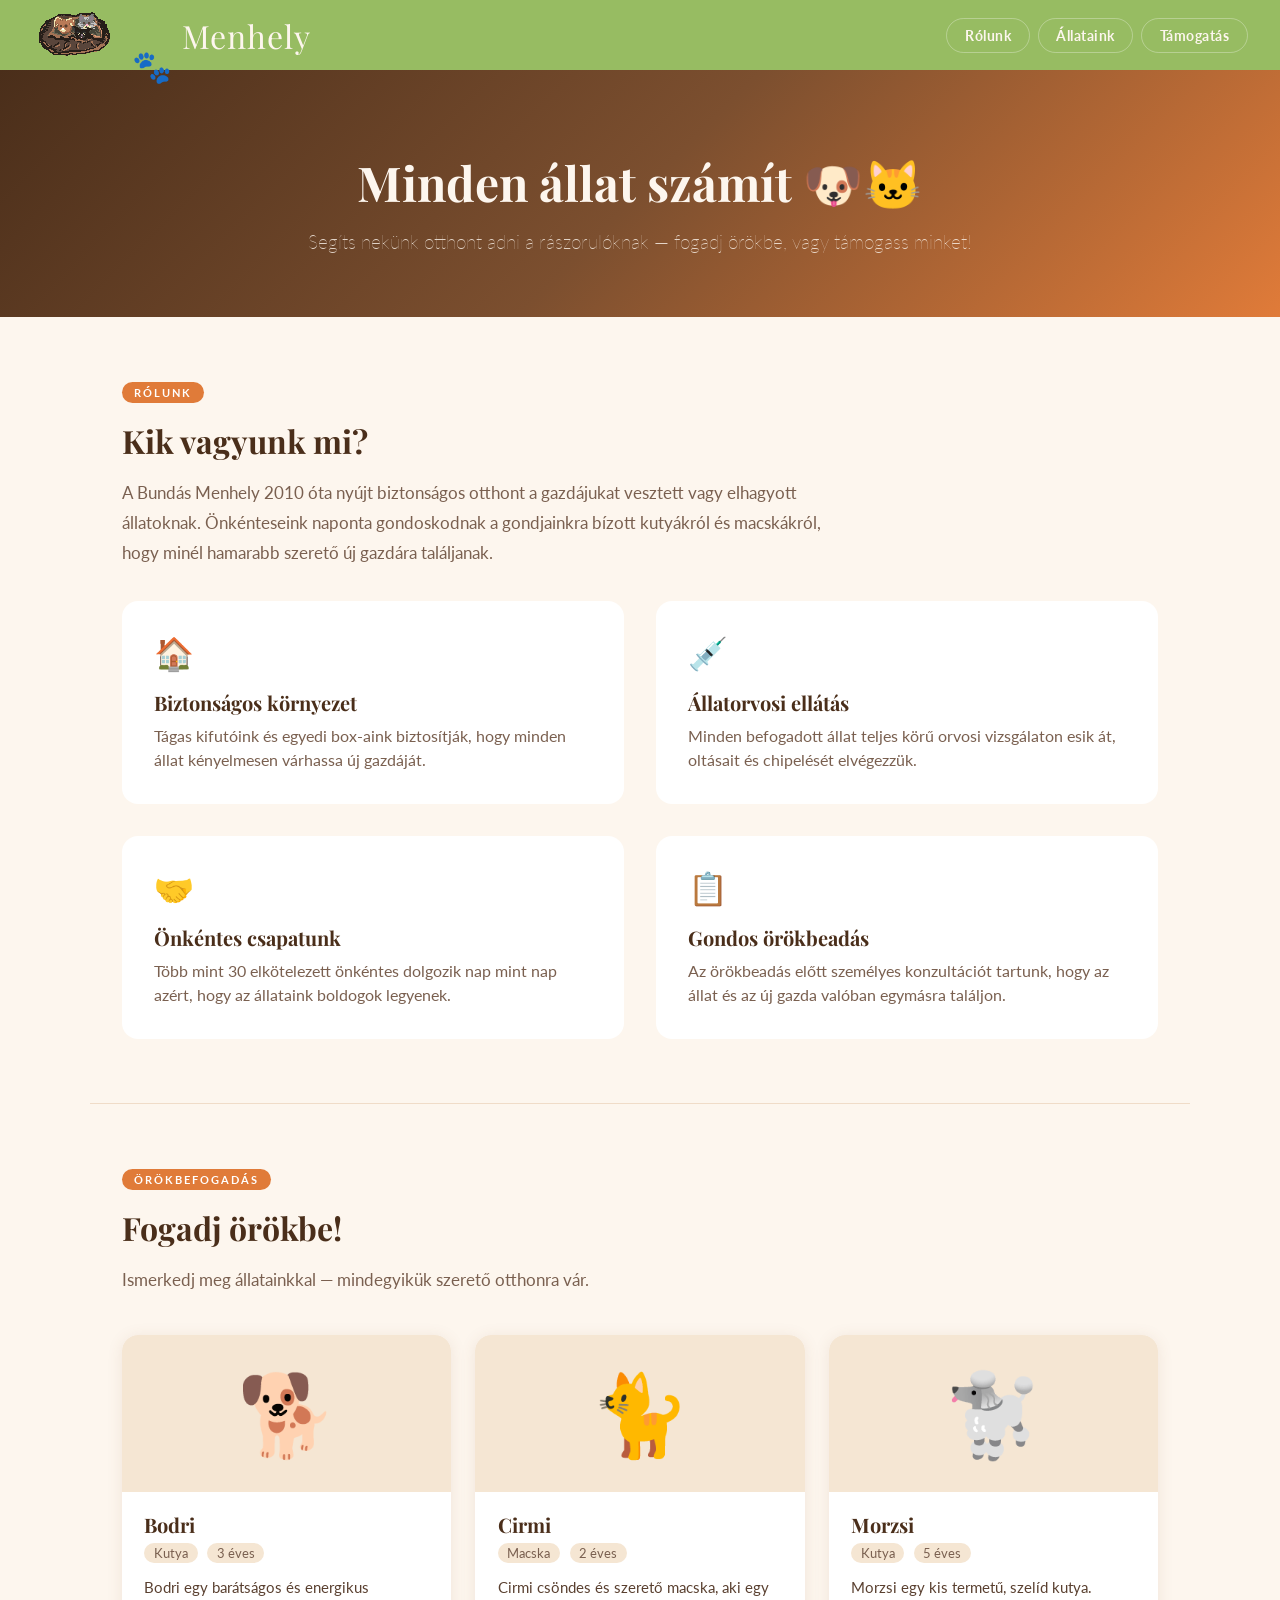
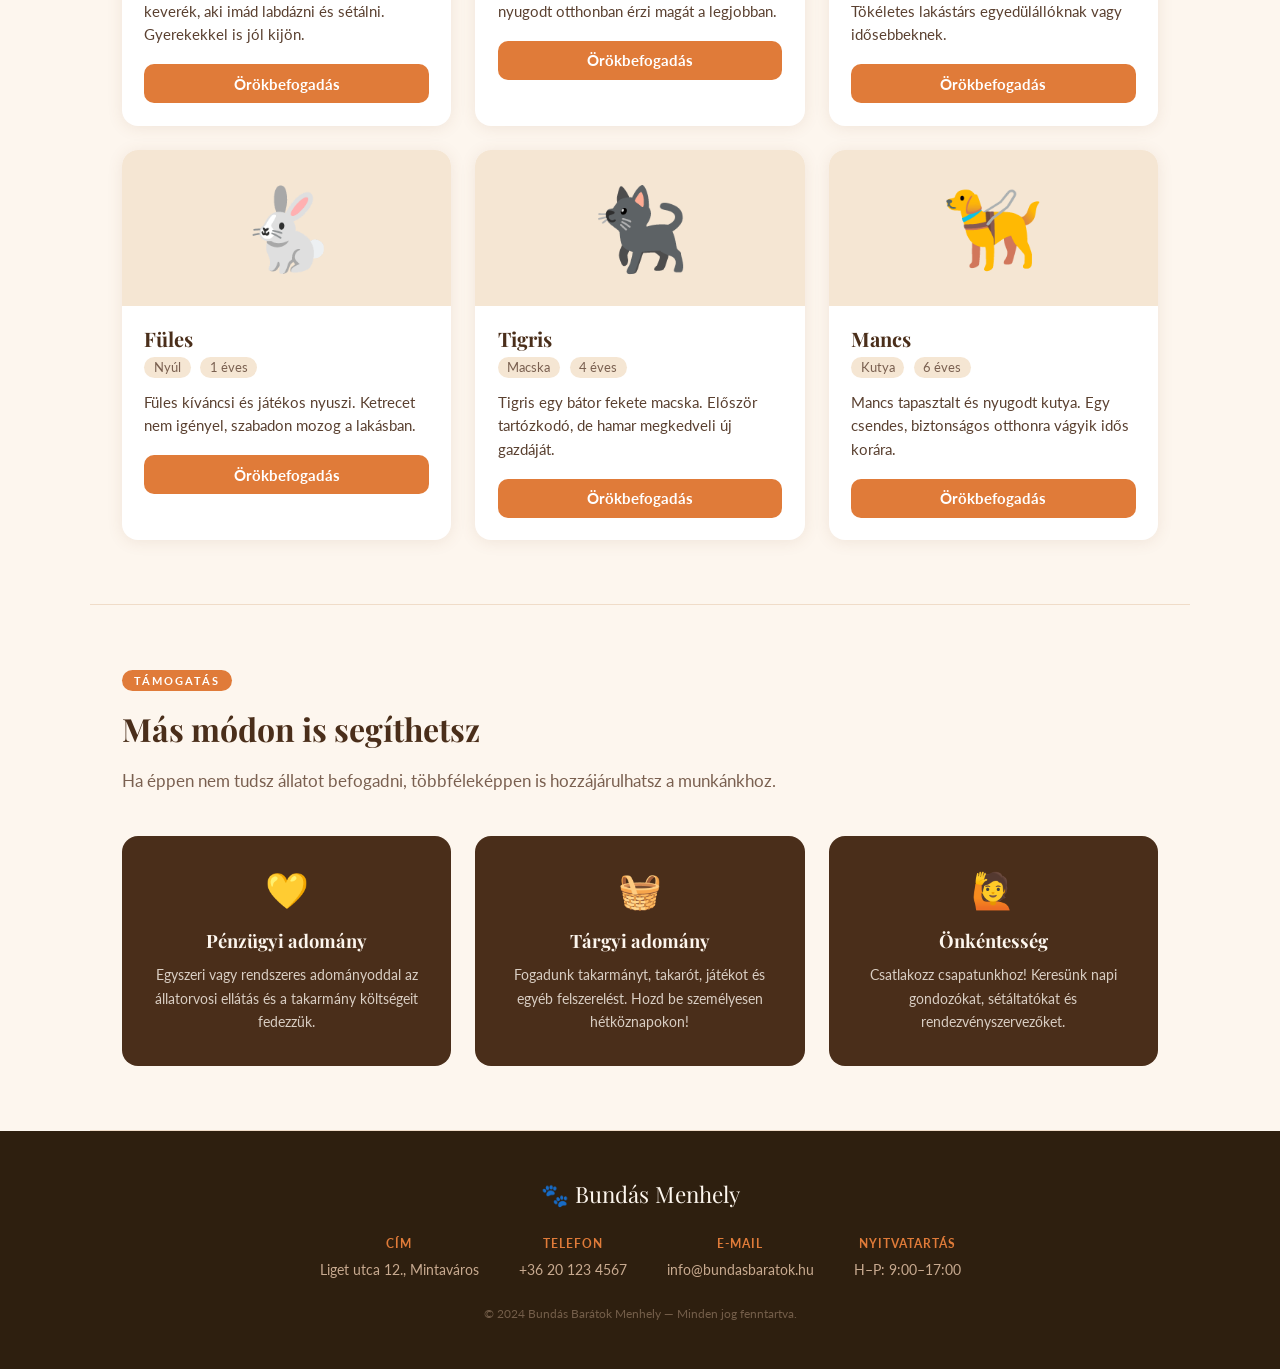
<file: ACT/index.html>
<!DOCTYPE html>
<html lang="hu">
<head>
    <meta charset="UTF-8">
    <meta name="viewport" content="width=device-width, initial-scale=1.0">
    <title>Menhely</title>
    <link href="https://fonts.googleapis.com/css2?family=Playfair+Display:wght@600;800&family=Lato:wght@300;400;700&display=swap" rel="stylesheet">
    <link rel="stylesheet" href="style.css">
    <style>
        * {
            margin: 0;
            padding: 0;
            box-sizing: border-box;
        }

        html {
            scroll-behavior: smooth;
        }

        body {
            font-family: 'Lato', sans-serif;
            background-color: #fdf6ee;
            color: #2e1f0f;
        }

        /* HEADER */
        header {
            position: sticky;
            top: 0;
            z-index: 100;
            background: #4a2e1a;
            
        }

        nav {
            width: 100%;
            margin: 0 auto;
            padding: 0 2rem;
            height: 70px;
            display: flex;
            align-items: center;
            justify-content: space-between;
        }

        .logo {
            display: flex;
            align-items: center;
            gap: 10px;
            text-decoration: none;
        }

        .logo-icon {
            font-size: 1.8rem;
        }

        .logo-text {
            font-family: 'Playfair Display', serif;
            font-size: 1.5rem;
            color: #fdf6ee;
            letter-spacing: 1px;
        }

        .nav-buttons {
            display: flex;
            gap: 0.5rem;
        }

        .nav-buttons a {
            text-decoration: none;
            color: #fdf6ee;
            font-size: 0.9rem;
            font-weight: bolder;
            letter-spacing: 0.5px;
            padding: 0.5rem 1.1rem;
            border-radius: 30px;
            border: 1.5px solid rgba(255, 255, 255, 0.3);
            transition: background-color 0.6s, border-color 0.5s;
        }

        .nav-buttons a:hover {
            background: #e07b39;
            border-color: #e07b39;
        }

        /* HERO */
        .hero {
            background: linear-gradient(135deg,#4a2e1a , #7c4f2f, #e07b39 );
            color: #fdf6ee;
            text-align: center;
            padding: 5rem 2rem 4rem;
        }

        .hero h1 {
            font-family: 'Playfair Display', serif;
            font-size: 3rem;
            margin-bottom: 1rem;
        }

        .hero p {
            font-size: 1.2rem;
            font-weight:lighter;
            opacity: 0.8; /*átlátszóság*/
            max-width: 1100px;
            margin: 0 auto;
        }

        /* SECTIONS */
        section {
            max-width: 1100px;
            margin: 0 auto;
            padding: 4rem 2rem;
            border-bottom: 1px solid #f0dcc8;
        }

        .section-label {
            display: inline-block;
            background: #e07b39;
            color: #ffffff;
            font-size: 0.7rem;
            font-weight:bold;
            letter-spacing: 2px;
            text-transform: uppercase;
            padding: 0.25rem 0.75rem;
            border-radius: 20px;
            margin-bottom: 1rem;
        }

        .section-title {
            font-family: 'Playfair Display', serif;
            font-size: 2rem;
            color: #4a2e1a;
            margin-bottom: 1rem;
        }

        .section-desc {
            color: #7a6050;
            font-size: 1.05rem;
            line-height: 1.8;
            max-width: 700px;
        }

        /* RÓLUNK */
        .rolunk-grid {
            display: grid;
            grid-template-columns: 1fr 1fr;
            gap: 2rem;
            margin-top: 2rem;
        }

        .rolunk-card {
            background: #ffffff;
            border-radius: 16px;
            padding: 2rem;
        }

        .rolunk-card .icon {
            font-size: 2rem;
            margin-bottom: 1rem;
        }

        .rolunk-card h3 {
            font-family: 'Playfair Display', serif;
            font-size: 1.25rem;
            color: #4a2e1a;
            margin-bottom: 0.5rem;
        }

        .rolunk-card p {
            color: #7a6050;
            font-size: 1rem;
            line-height: 1.5;
        }

        /* ÁLLATOK */
        .animals-grid {
            display: grid;
            grid-template-columns: repeat(3, 1fr);
            gap: 1.5rem;
            margin-top: 2.5rem;
        }

        .animal-card {
            background: #ffffff;
            border-radius: 16px;
            overflow: hidden;
            box-shadow: 0 2px 16px rgba(124, 79, 47, 0.1);
            transition: transform 0.2s, box-shadow 0.2s;
        }

        .animal-card:hover {
            transform: translateY(-4px);
            box-shadow: 0 8px 24px rgba(124, 79, 47, 0.18);
        }

        .animal-emoji {
            font-size: 5rem;
            background: #f5e6d3;
            text-align: center;
            padding: 1.8rem 0;
        }

        .animal-info {
            padding: 1.2rem 1.4rem 1.4rem;
        }

        .animal-info h3 {
            font-family: 'Playfair Display', serif;
            font-size: 1.25rem;
            color: #4a2e1a;
            margin-bottom: 0.3rem;
        }

        .animal-meta {
            font-size: 0.82rem;
            color: #7a6050;
            margin-bottom: 0.8rem;
            display: flex;
            gap: 0.6rem;
        }

        .animal-meta span {
            background: #f5e6d3;
            padding: 0.15rem 0.6rem;
            border-radius: 20px;
        }

        .animal-info p {
            font-size: 0.92rem;
            color: #5a4030;
            line-height: 1.6;
            margin-bottom: 1.1rem;
        }

        .btn-adopt {
            width: 100%;
            padding: 0.65rem;
            background: #e07b39;
            color: #ffffff;
            border: none;
            border-radius: 10px;
            font-family: 'Lato', sans-serif;
            font-size: 0.95rem;
            font-weight: bold;
            cursor: pointer;
            transition: background 0.2s;
        }

        .btn-adopt:hover {
            background: #c06020;
        }

        .btn-adopt:disabled {
            background: #b0998a;
            cursor: default;
        }

        /* MODAL */
        .modal-overlay {
            display: none;
            position: fixed;
            inset: 0;
            background: rgba(0, 0, 0, 0.45);
            z-index: 200;
            align-items: center;
            justify-content: center;
        }

        .modal-overlay.active {
            display: flex;
        }

        .modal {
            background: #ffffff;
            border-radius: 20px;
            padding: 2.5rem 2rem;
            max-width: 400px;
            width: 90%;
            text-align: center;
            box-shadow: 0 16px 48px rgba(0, 0, 0, 0.2);
        }

        .modal-icon {
            font-size: 3.5rem;
            margin-bottom: 1rem;
        }

        .modal h3 {
            font-family: 'Playfair Display', serif;
            font-size: 1.5rem;
            color: #4a2e1a;
            margin-bottom: 0.6rem;
        }

        .modal p {
            color: #7a6050;
            font-size: 0.95rem;
            line-height: 1.7;
            margin-bottom: 1.5rem;
        }

        .modal-close {
            padding: 0.6rem 2rem;
            background: #4a2e1a;
            color: #ffffff;
            border: none;
            border-radius: 30px;
            font-family: 'Lato', sans-serif;
            font-size: 0.95rem;
            font-weight: 700;
            cursor: pointer;
        }

        /* TÁMOGATÁS */
        .support-grid {
            display: grid;
            grid-template-columns: repeat(3, 1fr);
            gap: 1.5rem;
            margin-top: 2.5rem;
        }

        .support-card {
            background: #4a2e1a;
            color: #fdf6ee;
            border-radius: 16px;
            padding: 2rem 1.5rem;
            text-align: center;
        }

        .support-card .icon {
            font-size: 2.2rem;
            margin-bottom: 1rem;
        }

        .support-card h3 {
            font-family: 'Playfair Display', serif;
            font-size: 1.15rem;
            margin-bottom: 0.6rem;
        }

        .support-card p {
            font-size: 0.9rem;
            opacity: 0.8;
            line-height: 1.65;
        }

        /* FOOTER */
        footer {
            background: #2e1f0f;
            color: #c8aa90;
            padding: 3rem 2rem;
            text-align: center;
        }

        .footer-inner {
            max-width: 700px;
            margin: 0 auto;
        }

        .footer-title {
            font-family: 'Playfair Display', serif;
            font-size: 1.4rem;
            color: #fdf6ee;
            margin-bottom: 1.5rem;
        }

        .footer-contacts {
            display: flex;
            justify-content: center;
            gap: 2.5rem;
            flex-wrap: wrap;
            margin-bottom: 1.5rem;
        }

        .footer-contacts div {
            font-size: 0.9rem;
            line-height: 1.7;
        }

        .contact-label {
            display:block ; 
            font-weight: bold;
            color: #e07b39;
            font-size: 0.78rem;
            letter-spacing: 1px;
            text-transform: uppercase;
            margin-bottom: 0.2rem;
        }

        .copy {
            font-size: 0.78rem;
            opacity: 0.45;
            margin-top: 1.5rem;
        }
    </style>
</head>
<body>

    <!-- HEADER -->
    <header>
        <nav>
            <a class="logo" href="#">
                <span class="logo-icon"><img src="logo.png" alt="Logó" srcset="">🐾</span>
                <span class="logo-text">Menhely</span>
            </a>
            <div class="nav-buttons">
                <a href="#rolunk">Rólunk</a>
                <a href="#animals">Állataink</a>
                <a href="#support">Támogatás</a>
            </div>
        </nav>
    </header>

    <!-- bevezető -->
    <div class="hero">
        <h1>Minden állat számít 🐶🐱</h1>
        <p>Segíts nekünk otthont adni a rászorulóknak — fogadj örökbe, vagy támogass minket!</p>
    </div>

    <main>

        <!-- 1.section -->
        <section id="rolunk">
            <span class="section-label">Rólunk</span>
            <h2 class="section-title">Kik vagyunk mi?</h2>
            <p class="section-desc">
                A Bundás Menhely 2010 óta nyújt biztonságos otthont a gazdájukat vesztett
                vagy elhagyott állatoknak. Önkénteseink naponta gondoskodnak a gondjainkra bízott
                kutyákról és macskákról, hogy minél hamarabb szerető új gazdára találjanak.
            </p>
            <div class="rolunk-grid">
                <div class="rolunk-card">
                    <div class="icon">🏠</div>
                    <h3>Biztonságos környezet</h3>
                    <p>Tágas kifutóink és egyedi box-aink biztosítják, hogy minden állat kényelmesen várhassa új gazdáját.</p>
                </div>
                <div class="rolunk-card">
                    <div class="icon">💉</div>
                    <h3>Állatorvosi ellátás</h3>
                    <p>Minden befogadott állat teljes körű orvosi vizsgálaton esik át, oltásait és chipelését elvégezzük.</p>
                </div>
                <div class="rolunk-card">
                    <div class="icon">🤝</div>
                    <h3>Önkéntes csapatunk</h3>
                    <p>Több mint 30 elkötelezett önkéntes dolgozik nap mint nap azért, hogy az állataink boldogok legyenek.</p>
                </div>
                <div class="rolunk-card">
                    <div class="icon">📋</div>
                    <h3>Gondos örökbeadás</h3>
                    <p>Az örökbeadás előtt személyes konzultációt tartunk, hogy az állat és az új gazda valóban egymásra találjon.</p>
                </div>
            </div>
        </section>

        <!-- 2.section -->
        <section id="animals">
            <span class="section-label">Örökbefogadás</span>
            <h2 class="section-title">Fogadj örökbe!</h2>
            <p class="section-desc">Ismerkedj meg állatainkkal — mindegyikük szerető otthonra vár.</p>
            <div class="animals-grid" id="animalsGrid"></div>
        </section>

        <!-- 3.section -->
        <section id="support">
            <span class="section-label">Támogatás</span>
            <h2 class="section-title">Más módon is segíthetsz</h2>
            <p class="section-desc">Ha éppen nem tudsz állatot befogadni, többféleképpen is hozzájárulhatsz a munkánkhoz.</p>
            <div class="support-grid">
                <div class="support-card">
                    <div class="icon">💛</div>
                    <h3>Pénzügyi adomány</h3>
                    <p>Egyszeri vagy rendszeres adományoddal az állatorvosi ellátás és a takarmány költségeit fedezzük.</p>
                </div>
                <div class="support-card">
                    <div class="icon">🧺</div>
                    <h3>Tárgyi adomány</h3>
                    <p>Fogadunk takarmányt, takarót, játékot és egyéb felszerelést. Hozd be személyesen hétköznapokon!</p>
                </div>
                <div class="support-card">
                    <div class="icon">🙋</div>
                    <h3>Önkéntesség</h3>
                    <p>Csatlakozz csapatunkhoz! Keresünk napi gondozókat, sétáltatókat és rendezvényszervezőket.</p>
                </div>
            </div>
        </section>

    </main>

    <!-- FOOTER -->
    <footer>
        <div class="footer-inner">
            <div class="footer-title">🐾 Bundás Menhely</div>
            <div class="footer-contacts">
                <div>
                    <span class="contact-label">Cím</span>
                    Liget utca 12., Mintaváros
                </div>
                <div>
                    <span class="contact-label">Telefon</span>
                    +36 20 123 4567
                </div>
                <div>
                    <span class="contact-label">E-mail</span>
                    info@bundasbaratok.hu
                </div>
                <div>
                    <span class="contact-label">Nyitvatartás</span>
                    H–P: 9:00–17:00
                </div>
            </div>
            <div class="copy">© 2024 Bundás Barátok Menhely — Minden jog fenntartva.</div>
        </div>
    </footer>

    <!-- MODAL -->
    <div class="modal-overlay" id="modalOverlay">
        <div class="modal">
            <div class="modal-icon" id="modalIcon">🐶</div>
            <h3 id="modalTitle">Köszönjük!</h3>
            <p id="modalText">Hamarosan felvesszük veled a kapcsolatot az örökbefogadás részleteiről.</p>
            <button class="modal-close" onclick="closeModal()">Bezárás</button>
        </div>
    </div>

    <script>
        // Az örökbefogadható állatok adatai
        var animals = [
            {
                name: "Bodri",
                emoji: "🐕",
                age: "3 éves",
                type: "Kutya",
                desc: "Bodri egy barátságos és energikus keverék, aki imád labdázni és sétálni. Gyerekekkel is jól kijön."
            },
            {
                name: "Cirmi",
                emoji: "🐈",
                age: "2 éves",
                type: "Macska",
                desc: "Cirmi csöndes és szerető macska, aki egy nyugodt otthonban érzi magát a legjobban."
            },
            {
                name: "Morzsi",
                emoji: "🐩",
                age: "5 éves",
                type: "Kutya",
                desc: "Morzsi egy kis termetű, szelíd kutya. Tökéletes lakástárs egyedülállóknak vagy idősebbeknek."
            },
            {
                name: "Füles",
                emoji: "🐇",
                age: "1 éves",
                type: "Nyúl",
                desc: "Füles kíváncsi és játékos nyuszi. Ketrecet nem igényel, szabadon mozog a lakásban."
            },
            {
                name: "Tigris",
                emoji: "🐈‍⬛",
                age: "4 éves",
                type: "Macska",
                desc: "Tigris egy bátor fekete macska. Először tartózkodó, de hamar megkedveli új gazdáját."
            },
            {
                name: "Mancs",
                emoji: "🦮",
                age: "6 éves",
                type: "Kutya",
                desc: "Mancs tapasztalt és nyugodt kutya. Egy csendes, biztonságos otthonra vágyik idős korára."
            }
        ];

        // Kártyák megjelenítése
        var grid = document.getElementById('animalsGrid');

        animals.forEach(function(animal, index) {
            var card = document.createElement('div');
            card.className = 'animal-card';
            card.innerHTML =
                '<div class="animal-emoji">' + animal.emoji + '</div>' +
                '<div class="animal-info">' +
                    '<h3>' + animal.name + '</h3>' +
                    '<div class="animal-meta">' +
                        '<span>' + animal.type + '</span>' +
                        '<span>' + animal.age + '</span>' +
                    '</div>' +
                    '<p>' + animal.desc + '</p>' +
                    '<button class="btn-adopt" id="btn-' + index + '" onclick="adopt(' + index + ')">Örökbefogadás</button>' +
                '</div>';
            grid.appendChild(card);
        });

        // Örökbefogadás esemény
        function adopt(index) {
            var animal = animals[index];
            var btn = document.getElementById('btn-' + index);

            document.getElementById('modalIcon').textContent = animal.emoji;
            document.getElementById('modalTitle').textContent = animal.name + ' örökbefogadása';
            document.getElementById('modalText').textContent =
                'Köszönjük az érdeklődésed! Munkatársaink hamarosan felveszik veled a kapcsolatot ' +
                animal.name + ' örökbefogadásának részleteiről. Kérjük, várd türelemmel hívásunkat!';

            document.getElementById('modalOverlay').classList.add('active');

            btn.textContent = '✓ Kérelem elküldve';
            btn.disabled = true;
        }

        // Modal bezárása
        function closeModal() {
            document.getElementById('modalOverlay').classList.remove('active');
        }

        // Modal bezárása háttérre kattintva
        document.getElementById('modalOverlay').addEventListener('click', function(e) {
            if (e.target === this) {
                closeModal();
            }
        });
    </script>
</body>
</html>
</file>
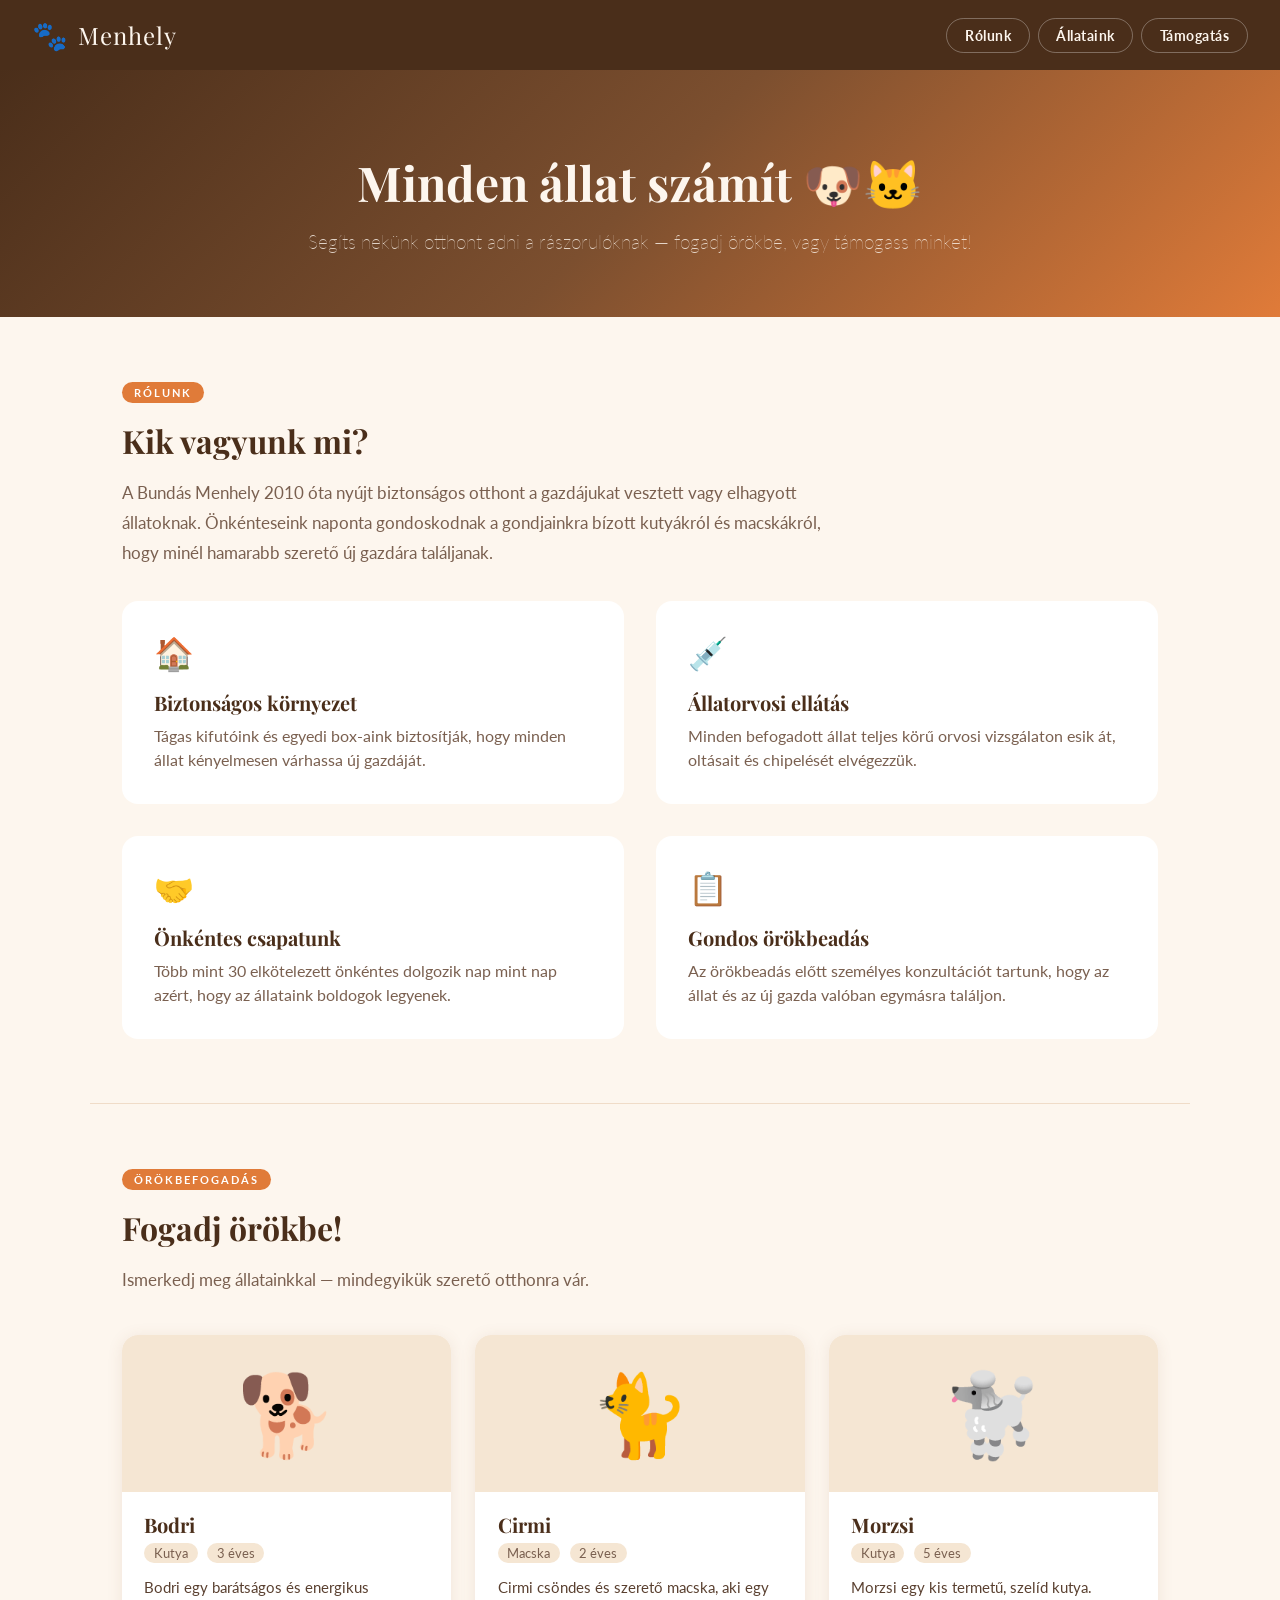
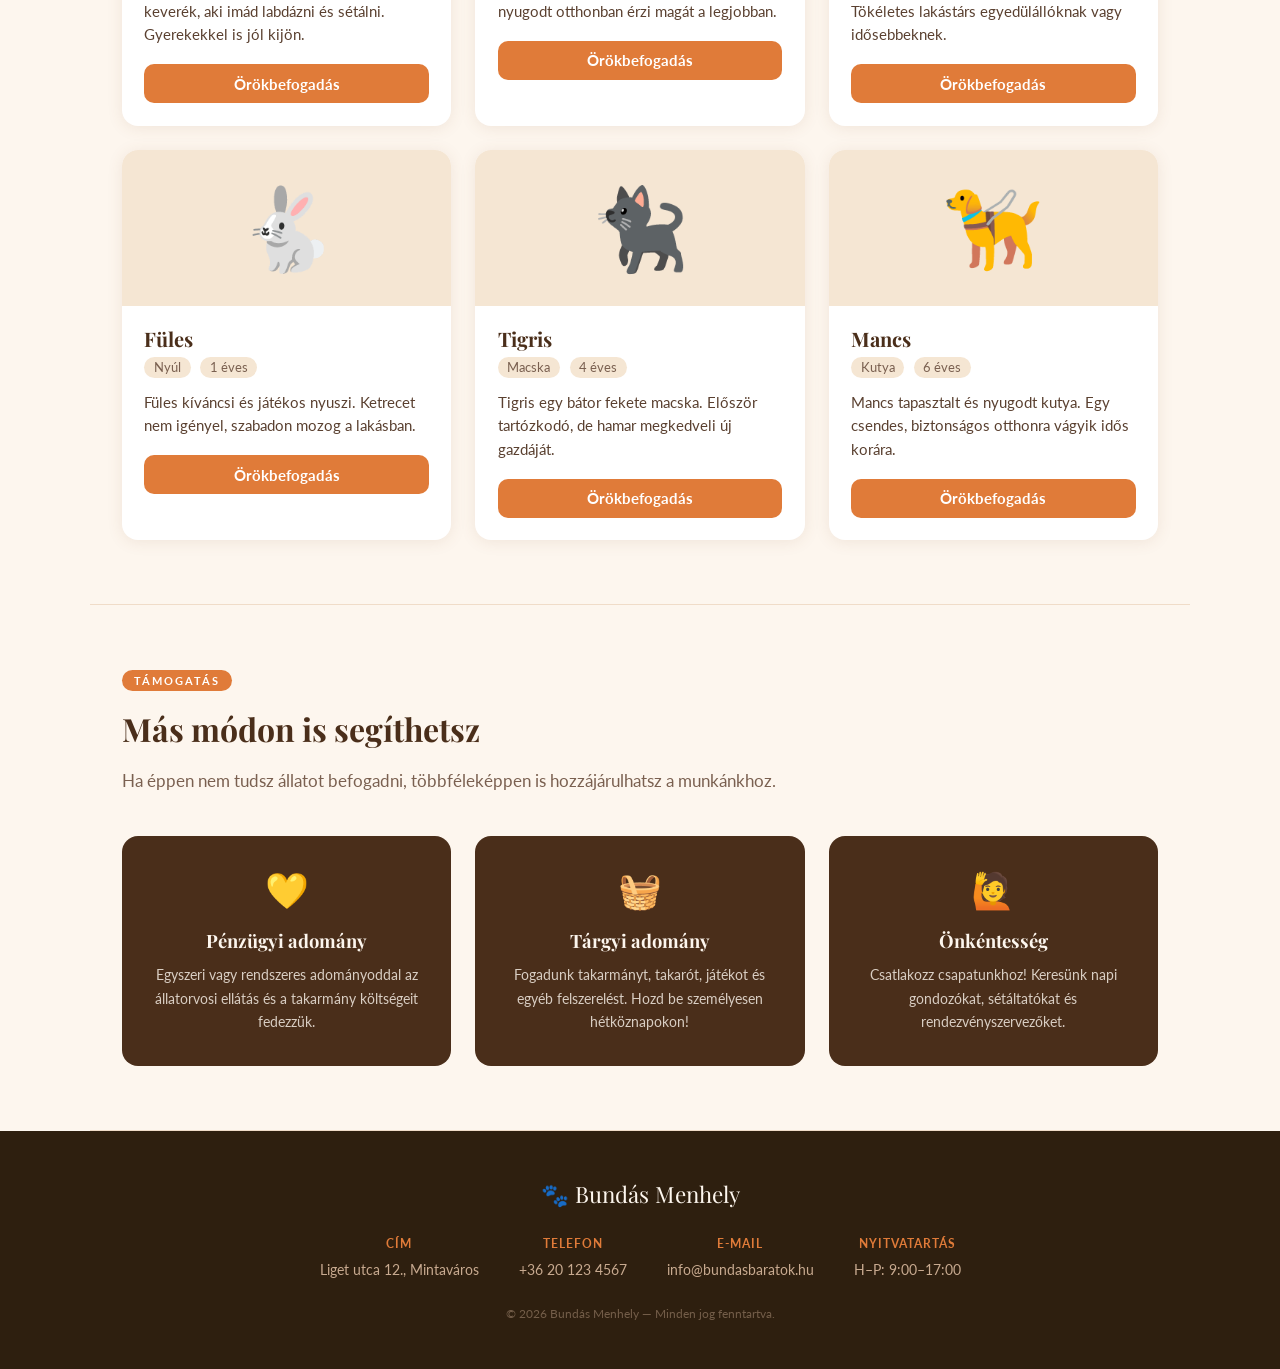
<file: Projekt/frontend/index.html>
<!DOCTYPE html>
<html lang="hu">
<head>
    <meta charset="UTF-8">
    <meta name="viewport" content="width=device-width, initial-scale=1.0">
    <title>Menhely</title>
    <link href="https://fonts.googleapis.com/css2?family=Playfair+Display:wght@600;800&family=Lato:wght@300;400;700&display=swap" rel="stylesheet">
    <link rel="stylesheet" href="style.css">
   
</head>
<body>

    <!-- HEADER -->
    <header>
        <nav>
            <a class="logo" href="#">
                <span class="logo-icon"><!--<img src="logo.png" alt="Logó" >-->🐾</span>
                <span class="logo-text">Menhely</span>
            </a>
            <div class="nav-buttons">
                <a href="#rolunk">Rólunk</a>
                <a href="#animals">Állataink</a>
                <a href="#support">Támogatás</a>
            </div>
        </nav>
    </header>

    <!-- bevezető -->
    <div class="hero">
        <h1>Minden állat számít 🐶🐱</h1>
        <p>Segíts nekünk otthont adni a rászorulóknak — fogadj örökbe, vagy támogass minket!</p>
    </div>

    <main>

        <!-- 1.section -->
        <section id="rolunk">
            <span class="section-label">Rólunk</span>
            <h2 class="section-title">Kik vagyunk mi?</h2>
            <p class="section-desc">
                A Bundás Menhely 2010 óta nyújt biztonságos otthont a gazdájukat vesztett
                vagy elhagyott állatoknak. Önkénteseink naponta gondoskodnak a gondjainkra bízott
                kutyákról és macskákról, hogy minél hamarabb szerető új gazdára találjanak.
            </p>
            <div class="rolunk-grid">
                <div class="rolunk-card">
                    <div class="icon">🏠</div>
                    <h3>Biztonságos környezet</h3>
                    <p>Tágas kifutóink és egyedi box-aink biztosítják, hogy minden állat kényelmesen várhassa új gazdáját.</p>
                </div>
                <div class="rolunk-card">
                    <div class="icon">💉</div>
                    <h3>Állatorvosi ellátás</h3>
                    <p>Minden befogadott állat teljes körű orvosi vizsgálaton esik át, oltásait és chipelését elvégezzük.</p>
                </div>
                <div class="rolunk-card">
                    <div class="icon">🤝</div>
                    <h3>Önkéntes csapatunk</h3>
                    <p>Több mint 30 elkötelezett önkéntes dolgozik nap mint nap azért, hogy az állataink boldogok legyenek.</p>
                </div>
                <div class="rolunk-card">
                    <div class="icon">📋</div>
                    <h3>Gondos örökbeadás</h3>
                    <p>Az örökbeadás előtt személyes konzultációt tartunk, hogy az állat és az új gazda valóban egymásra találjon.</p>
                </div>
            </div>
        </section>

        <!-- 2.section -->
        <section id="animals">
            <span class="section-label">Örökbefogadás</span>
            <h2 class="section-title">Fogadj örökbe!</h2>
            <p class="section-desc">Ismerkedj meg állatainkkal — mindegyikük szerető otthonra vár.</p>
            <div class="animals-grid" id="animalsGrid"></div>
        </section>

        <!-- 3.section -->
        <section id="support">
            <span class="section-label">Támogatás</span>
            <h2 class="section-title">Más módon is segíthetsz</h2>
            <p class="section-desc">Ha éppen nem tudsz állatot befogadni, többféleképpen is hozzájárulhatsz a munkánkhoz.</p>
            <div class="support-grid">
                <div class="support-card">
                    <div class="icon">💛</div>
                    <h3>Pénzügyi adomány</h3>
                    <p>Egyszeri vagy rendszeres adományoddal az állatorvosi ellátás és a takarmány költségeit fedezzük.</p>
                </div>
                <div class="support-card">
                    <div class="icon">🧺</div>
                    <h3>Tárgyi adomány</h3>
                    <p>Fogadunk takarmányt, takarót, játékot és egyéb felszerelést. Hozd be személyesen hétköznapokon!</p>
                </div>
                <div class="support-card">
                    <div class="icon">🙋</div>
                    <h3>Önkéntesség</h3>
                    <p>Csatlakozz csapatunkhoz! Keresünk napi gondozókat, sétáltatókat és rendezvényszervezőket.</p>
                </div>
            </div>
        </section>

    </main>

    <!-- FOOTER -->
    <footer>
        <div class="footer-inner">
            <div class="footer-title">🐾 Bundás Menhely</div>
            <div class="footer-contacts">
                <div>
                    <span class="contact-label">Cím</span>
                    Liget utca 12., Mintaváros
                </div>
                <div>
                    <span class="contact-label">Telefon</span>
                    +36 20 123 4567
                </div>
                <div>
                    <span class="contact-label">E-mail</span>
                    info@bundasbaratok.hu
                </div>
                <div>
                    <span class="contact-label">Nyitvatartás</span>
                    H–P: 9:00–17:00
                </div>
            </div>
            <div class="copy">© 2026 Bundás Menhely — Minden jog fenntartva.</div>
        </div>
    </footer>

    <!-- MODAL -->
    <div class="modal-overlay" id="modalOverlay">
        <div class="modal">
            <div class="modal-icon" id="modalIcon">🐶</div>
            <h3 id="modalTitle">Köszönjük!</h3>
            <p id="modalText">Hamarosan felkeresünk az örökbefogadás részleteivel.</p>
            <button class="modal-close" onclick="closeModal()">Bezárás</button>
        </div>
    </div>
    <script src="script.js"></script>
</body>
</html>
</file>
<file: ACT/style.css>
*{
    margin:0;
    padding:0;
    box-sizing: border-box;

    --backGround:(olive);
    --betu:(white);
}

html{
    scroll-behavior: smooth;
    background:var(--backGround);
    color: var(--betu);
}

@media (max-width: 768px) {
        nav .container {
            flex-direction: column;
            gap: 1rem;
        }

        nav a {
            flex-wrap: wrap;
            justify-content: center;
        }

        nav button {
            padding: 0.6rem 1rem;
            size: 0.9rem;
        }

        section h1,h2 {
            font-size: 2rem;
         }       
}

nav{
     
    background-color:#97bc62 ;
    position:sticky;
    width: 100%;
    top: 0cm;
    z-index:1000 ;
    display: flex;
    align-items: center;
    justify-content: center;

}
/* Hover effekt a navigációs linkekre */
button:hover {
    background: rgba(255, 255, 255, 0.25);
    transform: translateY(-2px); /* Kicsit felemelkedik */
}

.logo span {
    font-size: 2rem;
}
</file>
<file: Projekt/frontend/style.css>
* {
    margin: 0;
    padding: 0;
    box-sizing: border-box;
}
html {
    scroll-behavior: smooth;
}
body {
    font-family: 'Lato', sans-serif;
    background-color: #fdf6ee;
    color: #2e1f0f;
}
/* HEADER */
header {
    position: sticky;
    top: 0;
    z-index: 100;
    background: #4a2e1a;
    
}
nav {
    width: 100%;
    margin: 0 auto;
    padding: 0 2rem;
    height: 70px;
    display: flex;
    align-items: center;
    justify-content: space-between;
}
.logo {
    display: flex;
    align-items: center;
    gap: 10px;
    text-decoration: none;
}
.logo-icon {
    font-size: 1.8rem;
}
.logo-text {
    font-family: 'Playfair Display', serif;
    font-size: 1.5rem;
    color: #fdf6ee;
    letter-spacing: 1px;
}
.nav-buttons {
    display: flex;
    gap: 0.5rem;
}
.nav-buttons a {
    text-decoration: none;
    color: #fdf6ee;
    font-size: 0.9rem;
    font-weight: bolder;
    letter-spacing: 0.5px;
    padding: 0.5rem 1.1rem;
    border-radius: 30px;
    border: 1.5px solid rgba(255, 255, 255, 0.3);
    transition: background-color 0.6s, border-color 0.5s;
}
.nav-buttons a:hover {
    background: #e07b39;
    border-color: #e07b39;
}
/* HERO */
.hero {
    background: linear-gradient(135deg,#4a2e1a , #7c4f2f, #e07b39 );
    color: #fdf6ee;
    text-align: center;
    padding: 5rem 2rem 4rem;
}
.hero h1 {
    font-family: 'Playfair Display', serif;
    font-size: 3rem;
    margin-bottom: 1rem;
}
.hero p {
    font-size: 1.2rem;
    font-weight:lighter;
    opacity: 0.8; /*átlátszóság*/
    max-width: 1100px;
    margin: 0 auto;
}
/* SECTIONS */
section {
    max-width: 1100px;
    margin: 0 auto;
    padding: 4rem 2rem;
    border-bottom: 1px solid #f0dcc8;
}
.section-label {
    display: inline-block;
    background: #e07b39;
    color: #ffffff;
    font-size: 0.7rem;
    font-weight:bold;
    letter-spacing: 2px;
    text-transform: uppercase;
    padding: 0.25rem 0.75rem;
    border-radius: 20px;
    margin-bottom: 1rem;
    
}
.section-title {
    font-family: 'Playfair Display', serif;
    font-size: 2rem;
    color: #4a2e1a;
    margin-bottom: 1rem;
}
.section-desc {
    color: #7a6050;
    font-size: 1.05rem;
    line-height: 1.8;
    max-width: 700px;
}
/* RÓLUNK */
.rolunk-grid {
    display: grid;
    grid-template-columns: 1fr 1fr;
    gap: 2rem;
    margin-top: 2rem;
}
.rolunk-card {
    background: #ffffff;
    border-radius: 16px;
    padding: 2rem;
}
.rolunk-card .icon {
    font-size: 2rem;
    margin-bottom: 1rem;
}
.rolunk-card h3 {
    font-family: 'Playfair Display', serif;
    font-size: 1.25rem;
    color: #4a2e1a;
    margin-bottom: 0.5rem;
}
.rolunk-card p {
    color: #7a6050;
    font-size: 1rem;
    line-height: 1.5;
}
/* ÁLLATOK */
.animals-grid {
    display: grid;
    grid-template-columns: repeat(3, 1fr);
    gap: 1.5rem;
    margin-top: 2.5rem;
}
.animal-card {
    background: #ffffff;
    border-radius: 16px;
    overflow: hidden;
    box-shadow: 0 2px 16px rgba(124, 79, 47, 0.1);
    transition: transform 0.2s, box-shadow 0.2s;
}
.animal-card:hover {
    transform: translateY(-4px);
    box-shadow: 0 8px 24px rgba(124, 79, 47, 0.18);
}
.animal-emoji {
    font-size: 5rem;
    background: #f5e6d3;
    text-align: center;
    padding: 1.8rem 0;
}
.animal-info {
    padding: 1.2rem 1.4rem 1.4rem;
}
.animal-info h3 {
    font-family: 'Playfair Display', serif;
    font-size: 1.25rem;
    color: #4a2e1a;
    margin-bottom: 0.3rem;
}
.animal-meta {
    font-size: 0.82rem;
    color: #7a6050;
    margin-bottom: 0.8rem;
    display: flex;
    gap: 0.6rem;
}
.animal-meta span {
    background: #f5e6d3;
    padding: 0.15rem 0.6rem;
    border-radius: 20px;
}
.animal-info p {
    font-size: 0.92rem;
    color: #5a4030;
    line-height: 1.6;
    margin-bottom: 1.1rem;
}
.btn-adopt {
    width: 100%;
    padding: 0.65rem;
    background: #e07b39;
    color: #ffffff;
    border: none;
    border-radius: 10px;
    font-family: 'Lato', sans-serif;
    font-size: 0.95rem;
    font-weight: bold;
    cursor: pointer;
    transition: background 0.2s;
}
.btn-adopt:hover {
    background: #c06020;
}
.btn-adopt:disabled {
    background: #b0998a;
    cursor: default;
}
/* MODAL */
.modal-overlay {
    display: none;
    position: fixed;
    inset: 0;
    background: rgba(0, 0, 0, 0.45);
    z-index: 200;
    align-items: center;
    justify-content: center;
}
.modal-overlay.active {
    display: flex;
}
.modal {
    background: #ffffff;
    border-radius: 20px;
    padding: 2.5rem 2rem;
    max-width: 400px;
    width: 90%;
    text-align: center;
    box-shadow: 0 16px 48px rgba(0, 0, 0, 0.2);
}
.modal-icon {
    font-size: 3.5rem;
    margin-bottom: 1rem;
}
.modal h3 {
    font-family: 'Playfair Display', serif;
    font-size: 1.5rem;
    color: #4a2e1a;
    margin-bottom: 0.6rem;
}
.modal p {
    color: #7a6050;
    font-size: 0.95rem;
    line-height: 1.7;
    margin-bottom: 1.5rem;
}
.modal-close {
    padding: 0.6rem 2rem;
    background: #4a2e1a;
    color: #ffffff;
    border: none;
    border-radius: 30px;
    font-family: 'Lato', sans-serif;
    font-size: 0.95rem;
    font-weight: 700;
    cursor: pointer;
}
/* TÁMOGATÁS */
.support-grid {
    display: grid;
    grid-template-columns: repeat(3, 1fr);
    gap: 1.5rem;
    margin-top: 2.5rem;
}
.support-card {
    background: #4a2e1a;
    color: #fdf6ee;
    border-radius: 16px;
    padding: 2rem 1.5rem;
    text-align: center;
}
.support-card .icon {
    font-size: 2.2rem;
    margin-bottom: 1rem;
}
.support-card h3 {
    font-family: 'Playfair Display', serif;
    font-size: 1.15rem;
    margin-bottom: 0.6rem;
}
.support-card p {
    font-size: 0.9rem;
    opacity: 0.8;
    line-height: 1.65;
}
/* FOOTER */
footer {
    background: #2e1f0f;
    color: #c8aa90;
    padding: 3rem 2rem;
    text-align: center;
}
.footer-inner {
    max-width: 700px;
    margin: 0 auto;
}
.footer-title {
    font-family: 'Playfair Display', serif;
    font-size: 1.4rem;
    color: #fdf6ee;
    margin-bottom: 1.5rem;
}
.footer-contacts {
    display: flex;
    justify-content: center;
    gap: 2.5rem;
    flex-wrap: wrap;
    margin-bottom: 1.5rem;
}
.footer-contacts div {
    font-size: 0.9rem;
    line-height: 1.7;
}
.contact-label {
    display:block ; 
    font-weight: bold;
    color: #e07b39;
    font-size: 0.78rem;
    letter-spacing: 1px;
    text-transform: uppercase;
    margin-bottom: 0.2rem;
}
.copy {
    font-size: 0.78rem;
    opacity: 0.45;
    margin-top: 1.5rem;
        }
</file>
